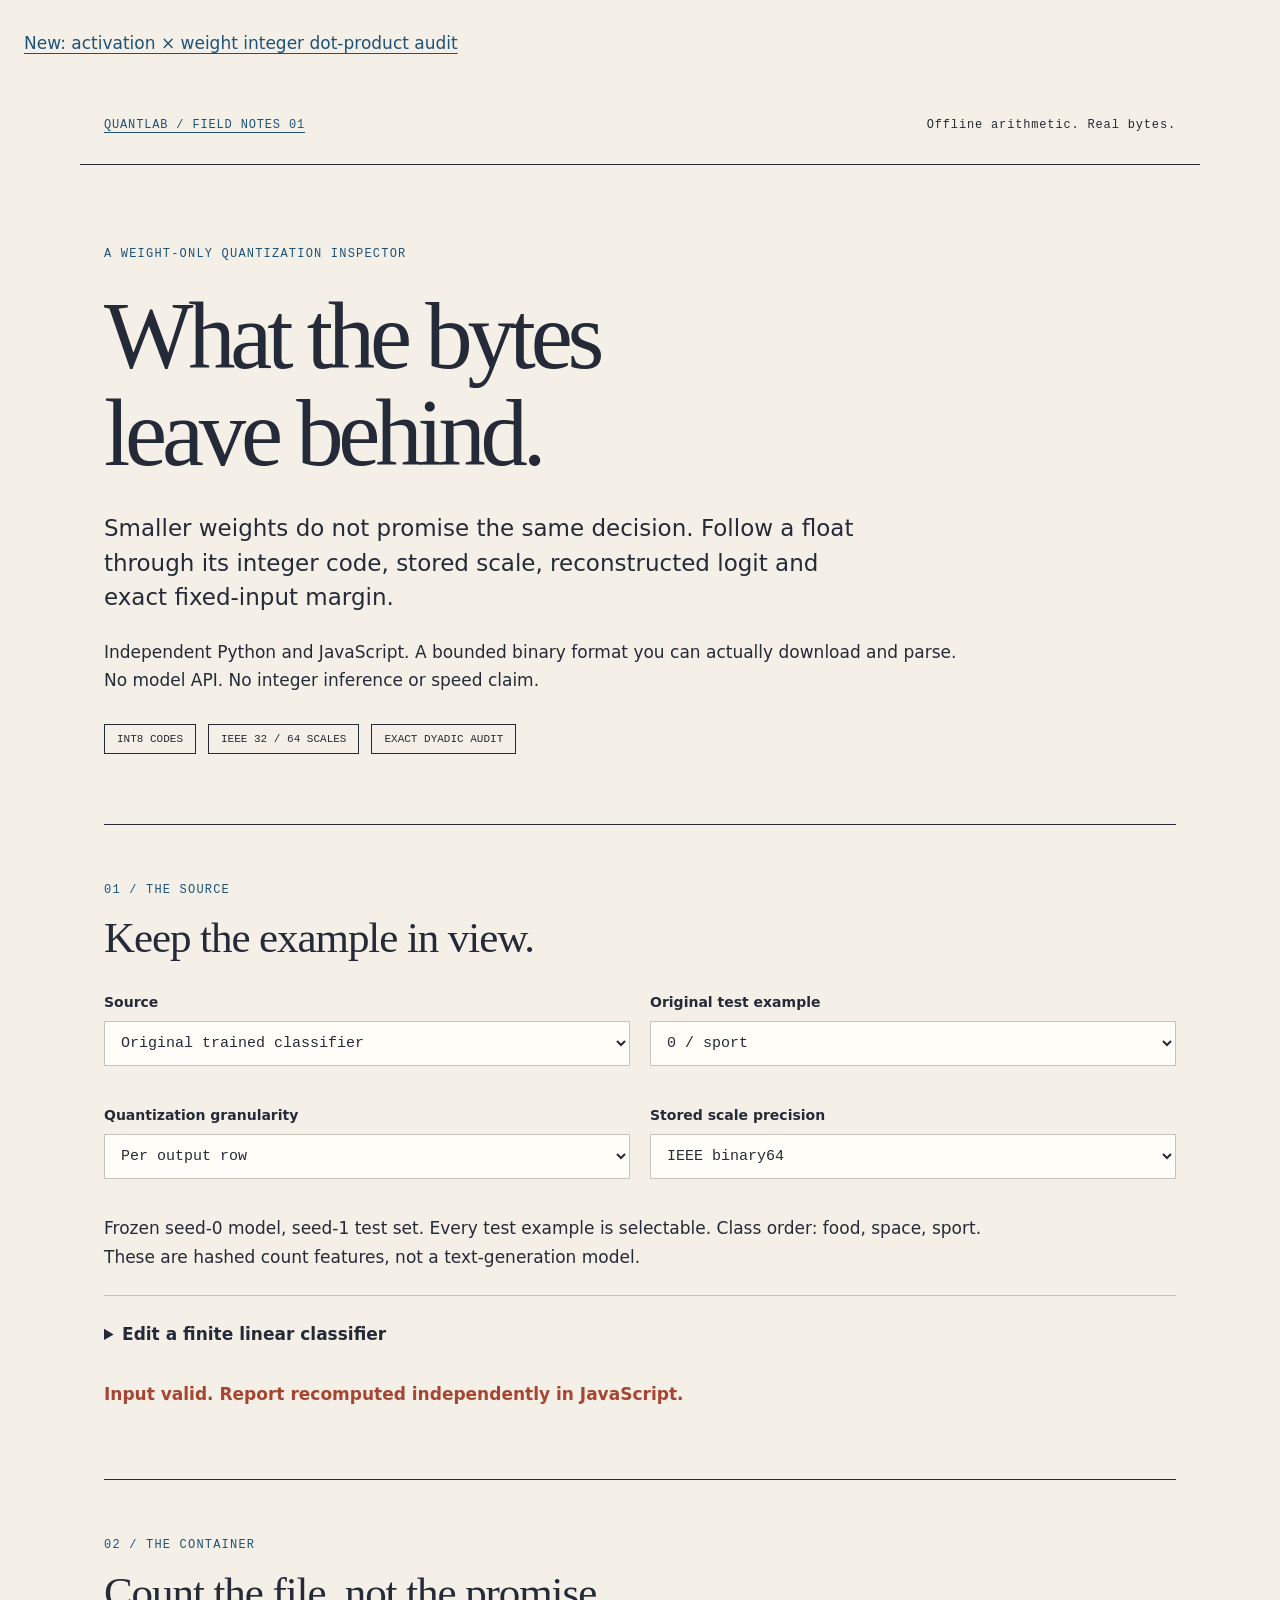
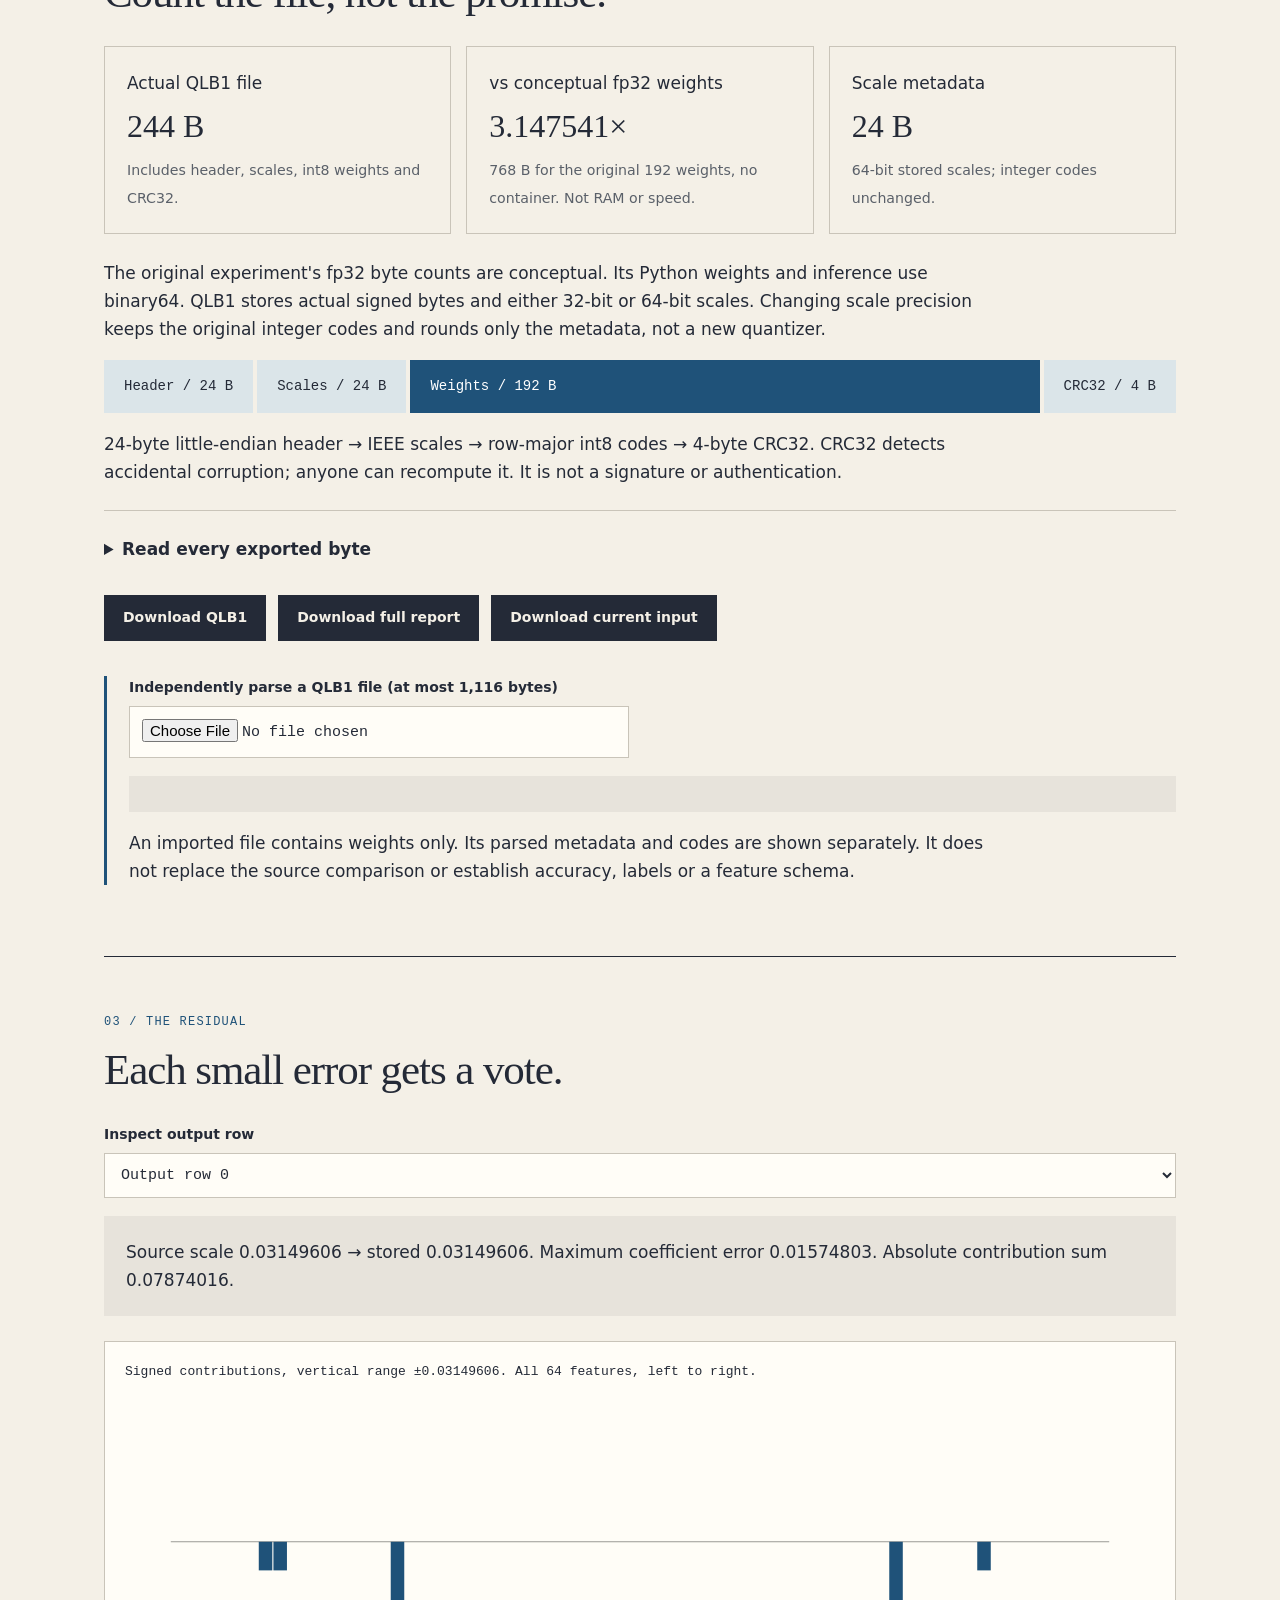
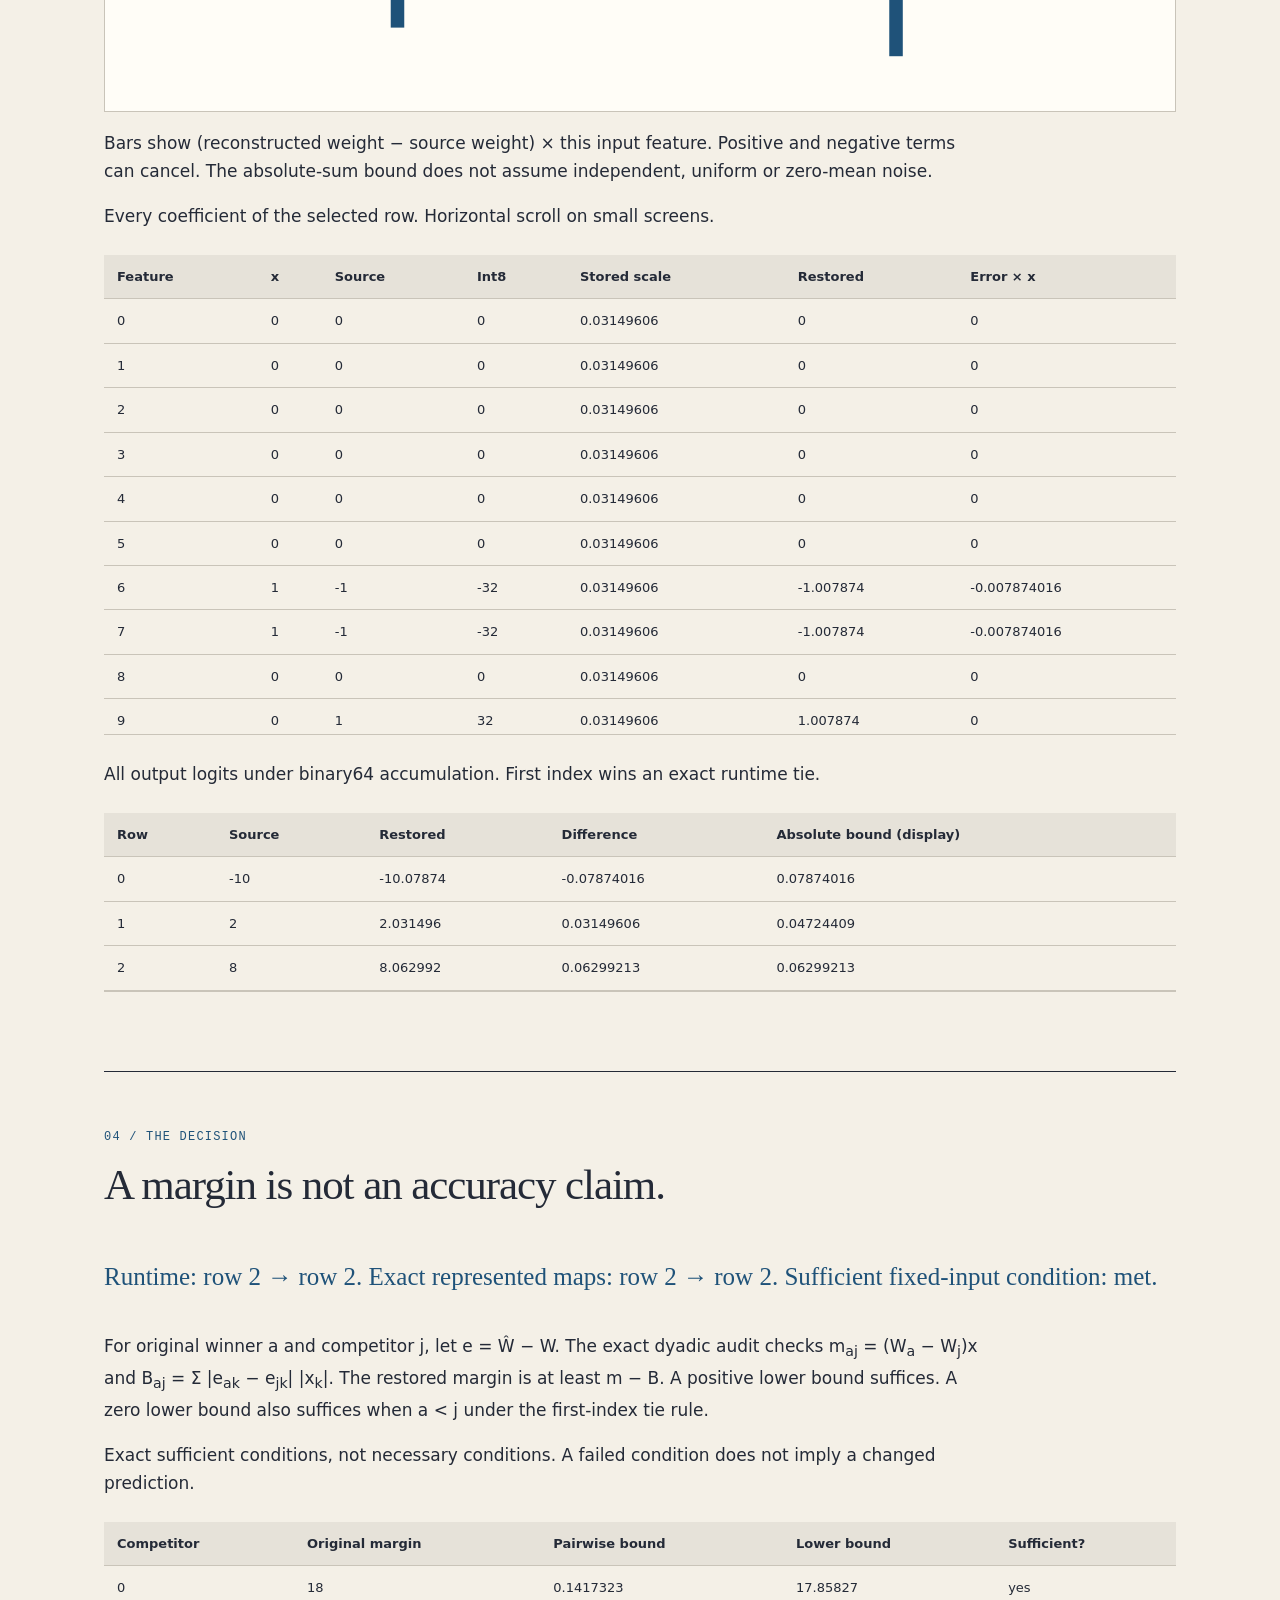
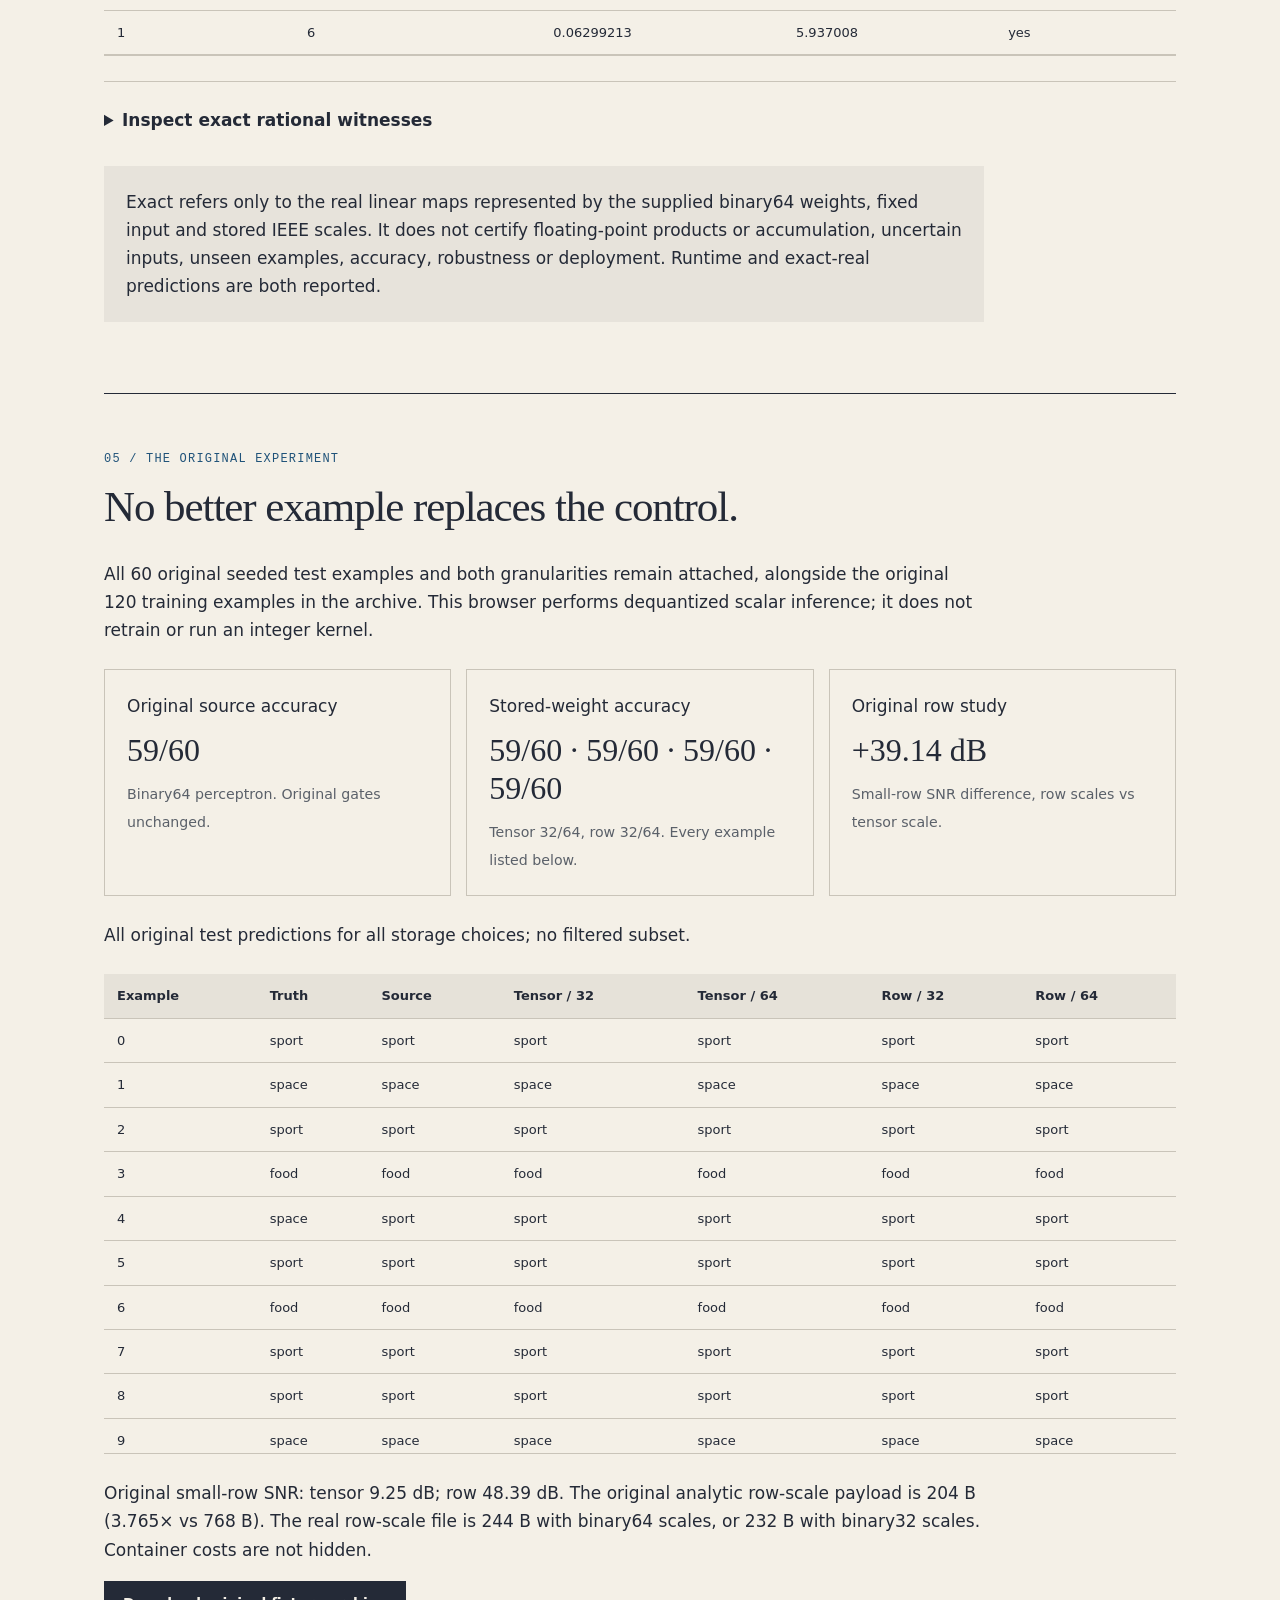
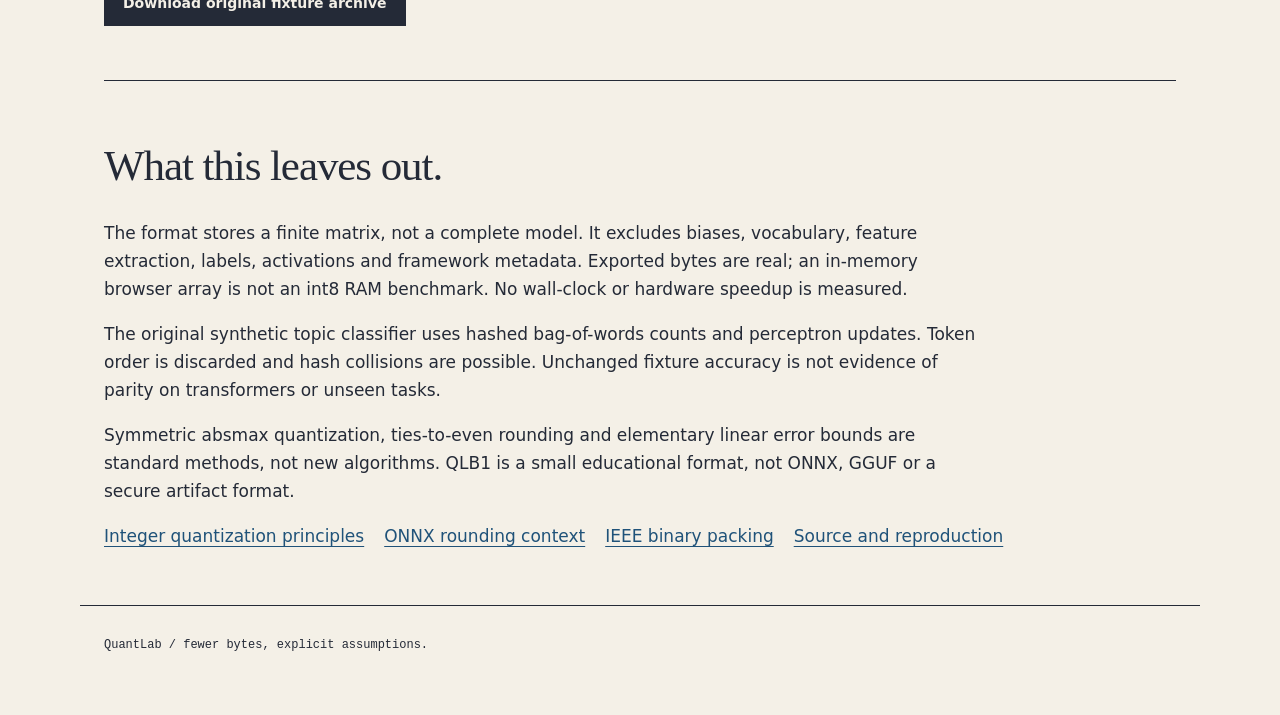
<file: docs/index.html>
<!doctype html><html lang="en"><head><meta charset="utf-8"><meta name="viewport" content="width=device-width,initial-scale=1"><title>QuantLab / What the bytes leave behind</title><meta name="description" content="Pack symmetric int8 weights, inspect real bytes and independently audit exact fixed-input linear margins."><link rel="stylesheet" href="style.css"></head><body>
<p style="padding:12px 24px"><a href="integer.html">New: activation × weight integer dot-product audit</a></p><header><a href="https://github.com/midya8/quantlab">QUANTLAB / FIELD NOTES 01</a><span>Offline arithmetic. Real bytes.</span></header><main><section class="hero"><div class="eyebrow">A WEIGHT-ONLY QUANTIZATION INSPECTOR</div><h1>What the bytes<br>leave behind.</h1><p class="lead">Smaller weights do not promise the same decision. Follow a float through its integer code, stored scale, reconstructed logit and exact fixed-input margin.</p><p>Independent Python and JavaScript. A bounded binary format you can actually download and parse. No model API. No integer inference or speed claim.</p><div class="tags"><span>INT8 CODES</span><span>IEEE 32 / 64 SCALES</span><span>EXACT DYADIC AUDIT</span></div></section>
<section aria-labelledby="choose"><div class="sectionhead"><span>01 / THE SOURCE</span><h2 id="choose">Keep the example in view.</h2></div><div class="controls"><label>Source<select id="fixture"><option value="original">Original trained classifier</option><option value="study">Original row-magnitude study</option><option value="flip">Small-error prediction flip</option><option value="tie">Tie retained by first-index rule</option><option value="scale">Scale-storage rounding</option><option value="zero">All-zero weights</option></select></label><label id="sampleLabel">Original test example<select id="sample"></select></label><label>Quantization granularity<select id="mode"><option value="per-channel">Per output row</option><option value="per-tensor">One tensor scale</option></select></label><label>Stored scale precision<select id="bits"><option value="64">IEEE binary64</option><option value="32">IEEE binary32</option></select></label></div><p id="sourceNote"></p><details><summary>Edit a finite linear classifier</summary><p>2..8 output rows, 1..128 features; finite nonboolean values with magnitude at most 1,000,000. No bias. Inputs are parsed as binary64. Applying an invalid input clears the report and disables downloads.</p><label for="input">Weights and this input vector, JSON only</label><textarea id="input" spellcheck="false" rows="9"></textarea><button id="apply">Apply custom input</button></details><p id="status" role="status" aria-live="polite"></p></section>
<section aria-labelledby="bytes"><div class="sectionhead"><span>02 / THE CONTAINER</span><h2 id="bytes">Count the file, not the promise.</h2></div><div id="sizes" class="cards"></div><p>The original experiment's fp32 byte counts are conceptual. Its Python weights and inference use binary64. QLB1 stores actual signed bytes and either 32-bit or 64-bit scales. Changing scale precision keeps the original integer codes and rounds only the metadata, not a new quantizer.</p><div id="layout" class="layout" aria-label="Binary file byte layout"></div><p>24-byte little-endian header → IEEE scales → row-major int8 codes → 4-byte CRC32. CRC32 detects accidental corruption; anyone can recompute it. It is not a signature or authentication.</p><details><summary>Read every exported byte</summary><pre id="hex"></pre></details><div class="actions"><button id="binary" class="export">Download QLB1</button><button id="report" class="export">Download full report</button><button id="json" class="export">Download current input</button></div><div class="import"><label for="upload">Independently parse a QLB1 file (at most 1,116 bytes)</label><input id="upload" type="file" accept=".qlb,application/octet-stream"><p id="importStatus" role="status"></p><pre id="importResult"></pre><p>An imported file contains weights only. Its parsed metadata and codes are shown separately. It does not replace the source comparison or establish accuracy, labels or a feature schema.</p></div></section>
<section aria-labelledby="error"><div class="sectionhead"><span>03 / THE RESIDUAL</span><h2 id="error">Each small error gets a vote.</h2></div><label>Inspect output row<select id="row"></select></label><div id="rowSummary" class="note"></div><div id="chart" class="chart" aria-label="Signed quantization contribution chart"></div><p>Bars show (reconstructed weight − source weight) × this input feature. Positive and negative terms can cancel. The absolute-sum bound does not assume independent, uniform or zero-mean noise.</p><p class="tablecaption">Every coefficient of the selected row. Horizontal scroll on small screens.</p><div class="tablewrap"><table aria-label="Every coefficient of the selected row. Horizontal scroll on small screens."><thead><tr><th>Feature</th><th>x</th><th>Source</th><th>Int8</th><th>Stored scale</th><th>Restored</th><th>Error × x</th></tr></thead><tbody id="cells"></tbody></table></div><p class="tablecaption">All output logits under binary64 accumulation. First index wins an exact runtime tie.</p><div class="tablewrap"><table aria-label="All output logits under binary64 accumulation. First index wins an exact runtime tie."><thead><tr><th>Row</th><th>Source</th><th>Restored</th><th>Difference</th><th>Absolute bound (display)</th></tr></thead><tbody id="logits"></tbody></table></div></section>
<section aria-labelledby="margin"><div class="sectionhead"><span>04 / THE DECISION</span><h2 id="margin">A margin is not an accuracy claim.</h2></div><div id="decision" class="decision"></div><p>For original winner a and competitor j, let e = Ŵ − W. The exact dyadic audit checks m<sub>aj</sub> = (W<sub>a</sub> − W<sub>j</sub>)x and B<sub>aj</sub> = Σ |e<sub>ak</sub> − e<sub>jk</sub>| |x<sub>k</sub>|. The restored margin is at least m − B. A positive lower bound suffices. A zero lower bound also suffices when a &lt; j under the first-index tie rule.</p><p class="tablecaption">Exact sufficient conditions, not necessary conditions. A failed condition does not imply a changed prediction.</p><div class="tablewrap"><table aria-label="Exact sufficient conditions, not necessary conditions. A failed condition does not imply a changed prediction."><thead><tr><th>Competitor</th><th>Original margin</th><th>Pairwise bound</th><th>Lower bound</th><th>Sufficient?</th></tr></thead><tbody id="pairs"></tbody></table></div><details><summary>Inspect exact rational witnesses</summary><pre id="rational"></pre></details><p class="warning">Exact refers only to the real linear maps represented by the supplied binary64 weights, fixed input and stored IEEE scales. It does not certify floating-point products or accumulation, uncertain inputs, unseen examples, accuracy, robustness or deployment. Runtime and exact-real predictions are both reported.</p></section>
<section aria-labelledby="original"><div class="sectionhead"><span>05 / THE ORIGINAL EXPERIMENT</span><h2 id="original">No better example replaces the control.</h2></div><p>All 60 original seeded test examples and both granularities remain attached, alongside the original 120 training examples in the archive. This browser performs dequantized scalar inference; it does not retrain or run an integer kernel.</p><div id="originalResults" class="cards"></div><p class="tablecaption">All original test predictions for all storage choices; no filtered subset.</p><div class="tablewrap"><table aria-label="All original test predictions for all storage choices; no filtered subset."><thead><tr><th>Example</th><th>Truth</th><th>Source</th><th>Tensor / 32</th><th>Tensor / 64</th><th>Row / 32</th><th>Row / 64</th></tr></thead><tbody id="examples"></tbody></table></div><p id="studyResult"></p><button id="archive">Download original fixture archive</button></section>
<section class="limits"><h2>What this leaves out.</h2><p>The format stores a finite matrix, not a complete model. It excludes biases, vocabulary, feature extraction, labels, activations and framework metadata. Exported bytes are real; an in-memory browser array is not an int8 RAM benchmark. No wall-clock or hardware speedup is measured.</p><p>The original synthetic topic classifier uses hashed bag-of-words counts and perceptron updates. Token order is discarded and hash collisions are possible. Unchanged fixture accuracy is not evidence of parity on transformers or unseen tasks.</p><p>Symmetric absmax quantization, ties-to-even rounding and elementary linear error bounds are standard methods, not new algorithms. QLB1 is a small educational format, not ONNX, GGUF or a secure artifact format.</p><nav><a href="https://ar5iv.labs.arxiv.org/html/2004.09602">Integer quantization principles</a><a href="https://onnx.ai/onnx/operators/onnx__QuantizeLinear.html">ONNX rounding context</a><a href="https://docs.python.org/3/library/struct.html">IEEE binary packing</a><a href="https://github.com/midya8/quantlab">Source and reproduction</a></nav></section></main><footer>QuantLab / fewer bytes, explicit assumptions.</footer><script src="data.js"></script><script src="quant.js"></script><script src="app.js"></script></body></html>
</file>
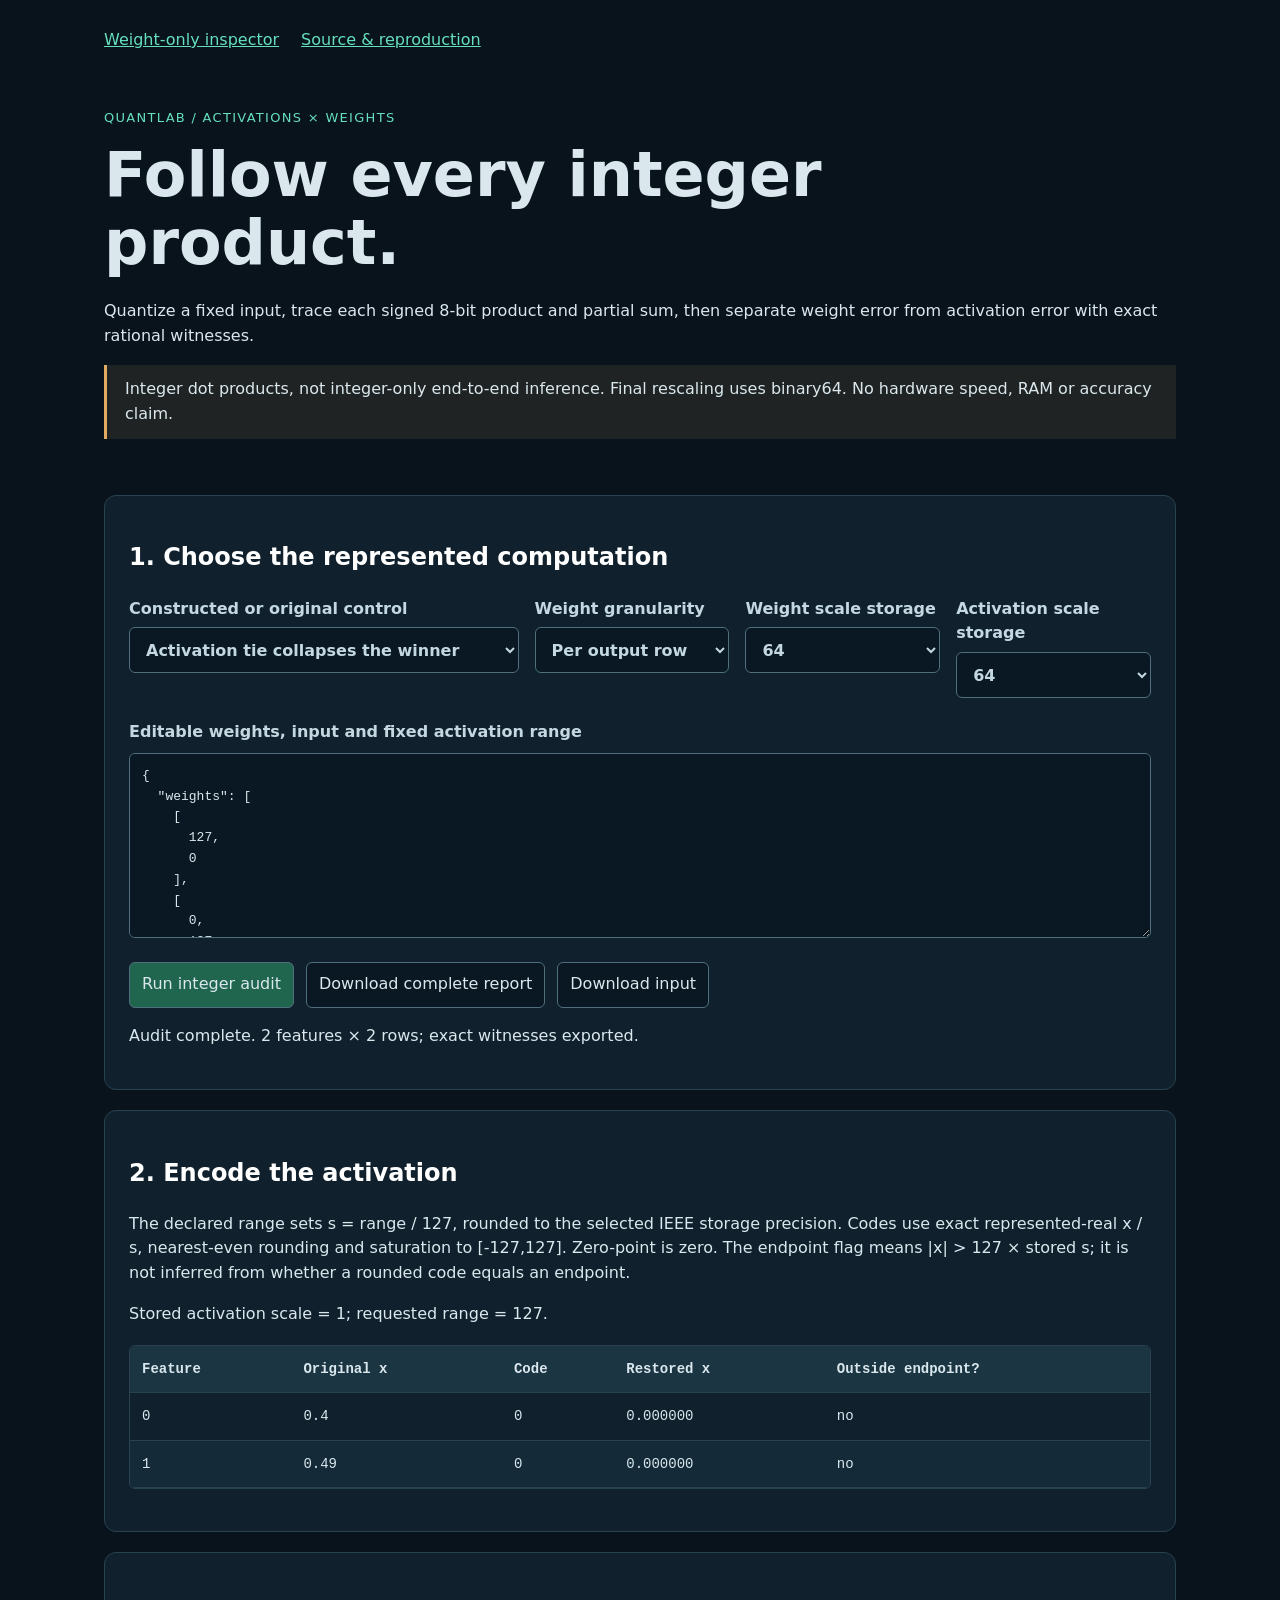
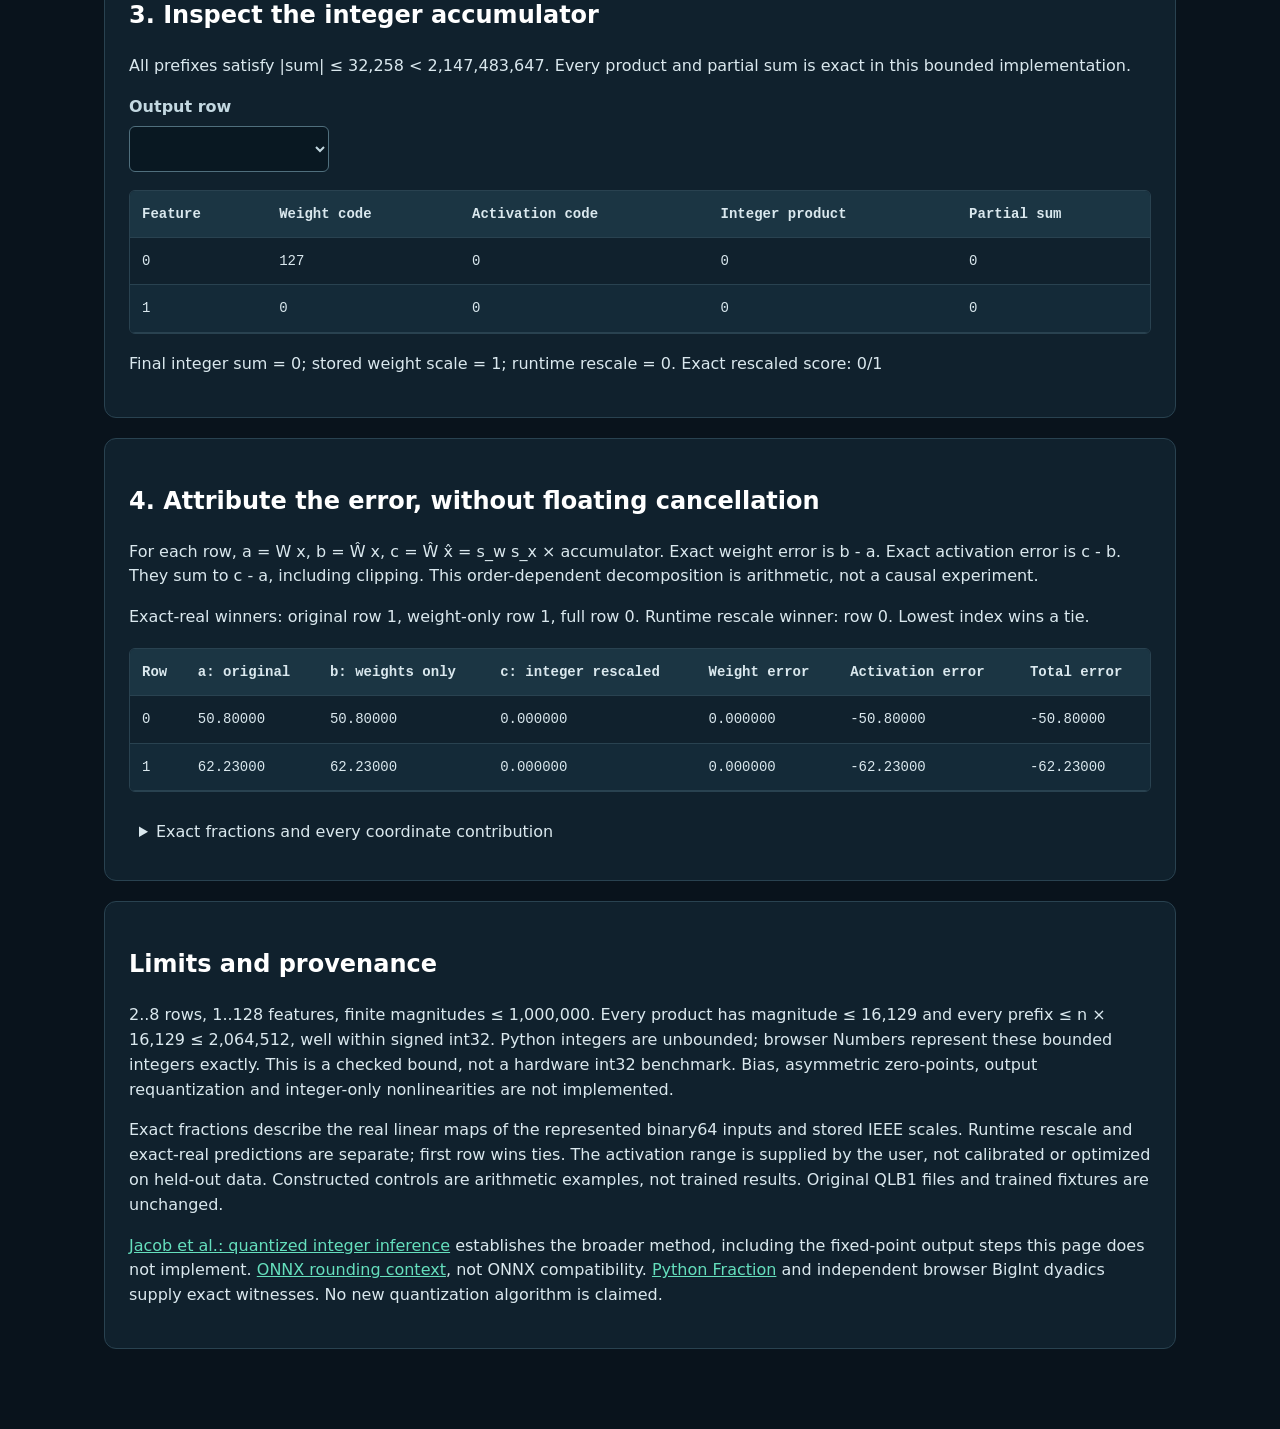
<file: docs/integer.html>
<!doctype html><html lang="en"><head><meta charset="utf-8"><meta name="viewport" content="width=device-width,initial-scale=1"><title>QuantLab | Integer dot-product audit</title><link rel="stylesheet" href="integer.css"></head><body><main>
<nav><a href="index.html">Weight-only inspector</a><a href="https://github.com/midya8/quantlab">Source & reproduction</a></nav>
<header><p class="eyebrow">QUANTLAB / ACTIVATIONS × WEIGHTS</p><h1>Follow every integer product.</h1><p>Quantize a fixed input, trace each signed 8-bit product and partial sum, then separate weight error from activation error with exact rational witnesses.</p><p class="note">Integer dot products, not integer-only end-to-end inference. Final rescaling uses binary64. No hardware speed, RAM or accuracy claim.</p></header>
<section><h2>1. Choose the represented computation</h2><div class="controls"><label>Constructed or original control<select id="fixture"></select></label><label>Weight granularity<select id="mode"><option value="per-channel">Per output row</option><option value="per-tensor">Whole tensor</option></select></label><label>Weight scale storage<select id="bits"><option>64</option><option>32</option></select></label><label>Activation scale storage<select id="abits"><option>64</option><option>32</option></select></label></div><label for="input">Editable weights, input and fixed activation range</label><textarea id="input" spellcheck="false"></textarea><div class="buttons"><button id="apply">Run integer audit</button><button id="download">Download complete report</button><button id="request">Download input</button></div><p id="status" role="status" aria-live="polite"></p></section>
<div id="results"><section><h2>2. Encode the activation</h2><p>The declared range sets s = range / 127, rounded to the selected IEEE storage precision. Codes use exact represented-real x / s, nearest-even rounding and saturation to [-127,127]. Zero-point is zero. The endpoint flag means |x| &gt; 127 × stored s; it is not inferred from whether a rounded code equals an endpoint.</p><p id="scales"></p><div class="table"><table><thead><tr><th>Feature</th><th>Original x</th><th>Code</th><th>Restored x</th><th>Outside endpoint?</th></tr></thead><tbody id="activation"></tbody></table></div></section>
<section><h2>3. Inspect the integer accumulator</h2><p id="bound"></p><label>Output row<select id="row"></select></label><div class="table"><table><thead><tr><th>Feature</th><th>Weight code</th><th>Activation code</th><th>Integer product</th><th>Partial sum</th></tr></thead><tbody id="products"></tbody></table></div><p id="accumulator"></p></section>
<section><h2>4. Attribute the error, without floating cancellation</h2><p>For each row, a = W x, b = Ŵ x, c = Ŵ x̂ = s_w s_x × accumulator. Exact weight error is b - a. Exact activation error is c - b. They sum to c - a, including clipping. This order-dependent decomposition is arithmetic, not a causal experiment.</p><p id="predictions"></p><div class="table"><table><thead><tr><th>Row</th><th>a: original</th><th>b: weights only</th><th>c: integer rescaled</th><th>Weight error</th><th>Activation error</th><th>Total error</th></tr></thead><tbody id="errors"></tbody></table></div><details><summary>Exact fractions and every coordinate contribution</summary><pre id="exact"></pre></details></section>
<section><h2>Limits and provenance</h2><p>2..8 rows, 1..128 features, finite magnitudes ≤ 1,000,000. Every product has magnitude ≤ 16,129 and every prefix ≤ n × 16,129 ≤ 2,064,512, well within signed int32. Python integers are unbounded; browser Numbers represent these bounded integers exactly. This is a checked bound, not a hardware int32 benchmark. Bias, asymmetric zero-points, output requantization and integer-only nonlinearities are not implemented.</p><p>Exact fractions describe the real linear maps of the represented binary64 inputs and stored IEEE scales. Runtime rescale and exact-real predictions are separate; first row wins ties. The activation range is supplied by the user, not calibrated or optimized on held-out data. Constructed controls are arithmetic examples, not trained results. Original QLB1 files and trained fixtures are unchanged.</p><p><a href="https://arxiv.org/abs/1712.05877">Jacob et al.: quantized integer inference</a> establishes the broader method, including the fixed-point output steps this page does not implement. <a href="https://onnx.ai/onnx/operators/onnx__QuantizeLinear.html">ONNX rounding context</a>, not ONNX compatibility. <a href="https://docs.python.org/3/library/fractions.html">Python Fraction</a> and independent browser BigInt dyadics supply exact witnesses. No new quantization algorithm is claimed.</p></section></div>
<noscript>This audit needs JavaScript. The source includes a matching Python CLI and complete reproduction instructions.</noscript></main><script src="quant.js"></script><script src="integer.js"></script><script src="integer-data.js"></script><script src="integer-app.js"></script></body></html>
</file>
<file: docs/style.css>
:root{--paper:#f4f0e7;--ink:#242a37;--blue:#1f5279;--red:#a64531;--line:#c9c4b9;--muted:#5a6069}*{box-sizing:border-box}body{margin:0;color:var(--ink);background:var(--paper);font:17px/1.65 system-ui,sans-serif}header,main,footer{max-width:1120px;margin:auto}header{display:flex;justify-content:space-between;gap:20px;padding:30px 24px;border-bottom:1px solid var(--ink);font:12px/1.5 monospace;letter-spacing:.07em}a{color:var(--blue);text-underline-offset:4px}main{padding:0 24px}.hero{padding:80px 0 70px;max-width:920px}.eyebrow,.sectionhead>span{font:12px/1.5 monospace;letter-spacing:.1em;color:var(--blue)}h1{font:clamp(54px,7.4vw,100px)/1.02 Georgia,serif;font-weight:400;letter-spacing:-.055em;margin:25px 0 30px}h2{font:clamp(30px,4vw,43px)/1.16 Georgia,serif;font-weight:400;margin:12px 0 28px;letter-spacing:-.025em}p{max-width:880px}.lead{font-size:23px;line-height:1.5;max-width:760px}.tags{display:flex;gap:12px;flex-wrap:wrap;margin-top:30px}.tags span{border:1px solid var(--ink);padding:6px 12px;font:11px/1.5 monospace}section:not(.hero){border-top:1px solid var(--ink);padding:48px 0 54px}.controls{display:grid;grid-template-columns:repeat(2,1fr);gap:20px}label{display:block;font-size:14px;font-weight:650;max-width:100%}select,textarea,input{display:block;width:100%;margin:7px 0 18px;border:1px solid var(--line);border-radius:0;padding:12px;background:#fffdf7;color:var(--ink);font:15px/1.5 monospace;max-width:100%}textarea{resize:vertical;min-height:200px}button{font:600 14px/1.4 system-ui,sans-serif;border:1px solid var(--ink);border-radius:0;padding:12px 18px;background:var(--ink);color:var(--paper);cursor:pointer;max-width:100%;white-space:normal}button:hover{background:var(--blue)}button:disabled{opacity:.4;cursor:not-allowed}button:focus-visible,select:focus-visible,textarea:focus-visible,a:focus-visible,input:focus-visible,summary:focus-visible{outline:3px solid #a64531;outline-offset:4px}.cards{display:grid;grid-template-columns:repeat(3,1fr);gap:15px;margin:25px 0}.card{border:1px solid var(--line);padding:22px}.card strong{font:32px/1.2 Georgia,serif;display:block;margin:10px 0}.card small{color:var(--muted)}.layout{display:flex;flex-wrap:wrap;gap:4px}.layout span{padding:16px 20px;background:#dbe5e9;font:14px/1.5 monospace}.layout span:nth-child(3){background:var(--blue);color:white;flex:1}details{margin:24px 0;border-top:1px solid var(--line);padding-top:16px}summary{cursor:pointer;font-weight:650}.actions{display:flex;flex-wrap:wrap;gap:12px}.import{border-left:3px solid var(--blue);padding-left:22px;margin-top:35px}.import input{max-width:500px}pre{font:12px/1.65 monospace;overflow:auto;max-height:400px;white-space:pre;max-width:100%;background:#e7e3db;padding:18px}.tablewrap{width:100%;overflow:auto;margin:25px 0;max-height:480px;border-bottom:1px solid var(--line)}table{border-collapse:collapse;width:100%;font-size:13px;text-align:left;font-variant-numeric:tabular-nums}caption{text-align:left;padding-bottom:14px;font-size:15px;color:var(--muted)}td,th{padding:11px 13px;border-bottom:1px solid var(--line);white-space:nowrap}th{background:#e6e2d9;position:sticky;top:0}.note,.warning{padding:22px;background:#e7e3db}.decision{font:25px/1.5 Georgia,serif;color:var(--blue);padding:20px 0}.chart{border:1px solid var(--line);background:#fffdf7;margin-top:25px;padding:20px;overflow:hidden}.chart svg{display:block;width:100%;height:auto}.chart text{font:13px monospace;fill:var(--muted)}.limits nav{display:flex;gap:20px;flex-wrap:wrap}#status{color:var(--red);font-weight:650;min-height:1.6em}footer{border-top:1px solid var(--ink);padding:30px 24px 60px;font:12px/1.5 monospace}@media(max-width:650px){body{font-size:16px}header{display:block}header span{display:block;margin-top:10px}main{padding:0 20px}.hero{padding:48px 0}.lead{font-size:20px}.controls,.cards{grid-template-columns:1fr}.card{padding:18px}.card strong{font-size:30px}section:not(.hero){padding:35px 0}.layout{display:grid;grid-template-columns:1fr 1fr}.layout span{padding:14px 10px;font-size:12px}.actions{display:grid;grid-template-columns:1fr}button{width:100%}.import{padding-left:14px}.chart{padding:8px}td,th{padding:10px}.note,.warning{padding:18px}}
summary{min-height:44px;padding:8px 0}#upload{min-height:48px}.chart p{font:13px/1.5 monospace;margin:0 0 12px;overflow-wrap:anywhere}
</file>
<file: docs/integer.css>
*{box-sizing:border-box}body{margin:0;background:#09131c;color:#dae8ee;font:16px/1.55 system-ui,sans-serif}main{max-width:1120px;margin:auto;padding:28px 24px 60px}a{color:#65dfbd}nav{display:flex;gap:22px;flex-wrap:wrap}header{padding:42px 0 20px}h1{font-size:clamp(32px,6vw,62px);line-height:1.1;max-width:850px;margin:12px 0 22px}h2{font-size:24px;color:#fff}.eyebrow{color:#65dfbd;letter-spacing:.1em;font-size:13px}.note{border-left:3px solid #dfac62;padding:12px 18px;background:#202323}section{background:#10212d;border:1px solid #294250;border-radius:12px;padding:24px;margin:20px 0}label{display:block;color:#c3d8e1;font-weight:600}select,button,textarea{font:inherit;color:inherit;background:#091822;border:1px solid #506f7d;border-radius:6px}select,button{min-height:46px;padding:8px 12px}select{display:block;width:100%;margin-top:6px}.controls{display:grid;grid-template-columns:2fr 1fr 1fr 1fr;gap:16px;margin-bottom:22px}textarea{width:100%;height:185px;resize:vertical;padding:12px;margin-top:8px;font:13px/1.6 ui-monospace,monospace}.buttons{display:flex;flex-wrap:wrap;gap:12px;margin-top:16px}button{cursor:pointer}button:first-child{background:#20664f}button:disabled{opacity:.45;cursor:not-allowed}:focus-visible{outline:3px solid #f2bd73;outline-offset:3px}.table{overflow:auto;max-height:420px;border:1px solid #294250;border-radius:6px;margin:18px 0}table{border-collapse:collapse;min-width:100%;font:14px/1.6 ui-monospace,monospace}th,td{padding:12px;text-align:left;white-space:nowrap;border-bottom:1px solid #294250}th{position:sticky;top:0;background:#1b3543}tbody tr:nth-child(even){background:#142a38}pre{overflow:auto;max-height:500px;background:#091822;padding:16px;font-size:12px}summary{min-height:46px;padding:10px;cursor:pointer}#status{min-height:25px}#row{max-width:200px}#results[hidden]{display:none}p{overflow-wrap:anywhere}#status[data-error=true]{color:#ffb6a9}@media(max-width:750px){main{padding:20px 14px 40px}.controls{grid-template-columns:1fr 1fr}section{padding:18px}header{padding-top:28px}}@media(max-width:380px){.controls{grid-template-columns:1fr}section{padding:14px}h2{font-size:21px}}
</file>
